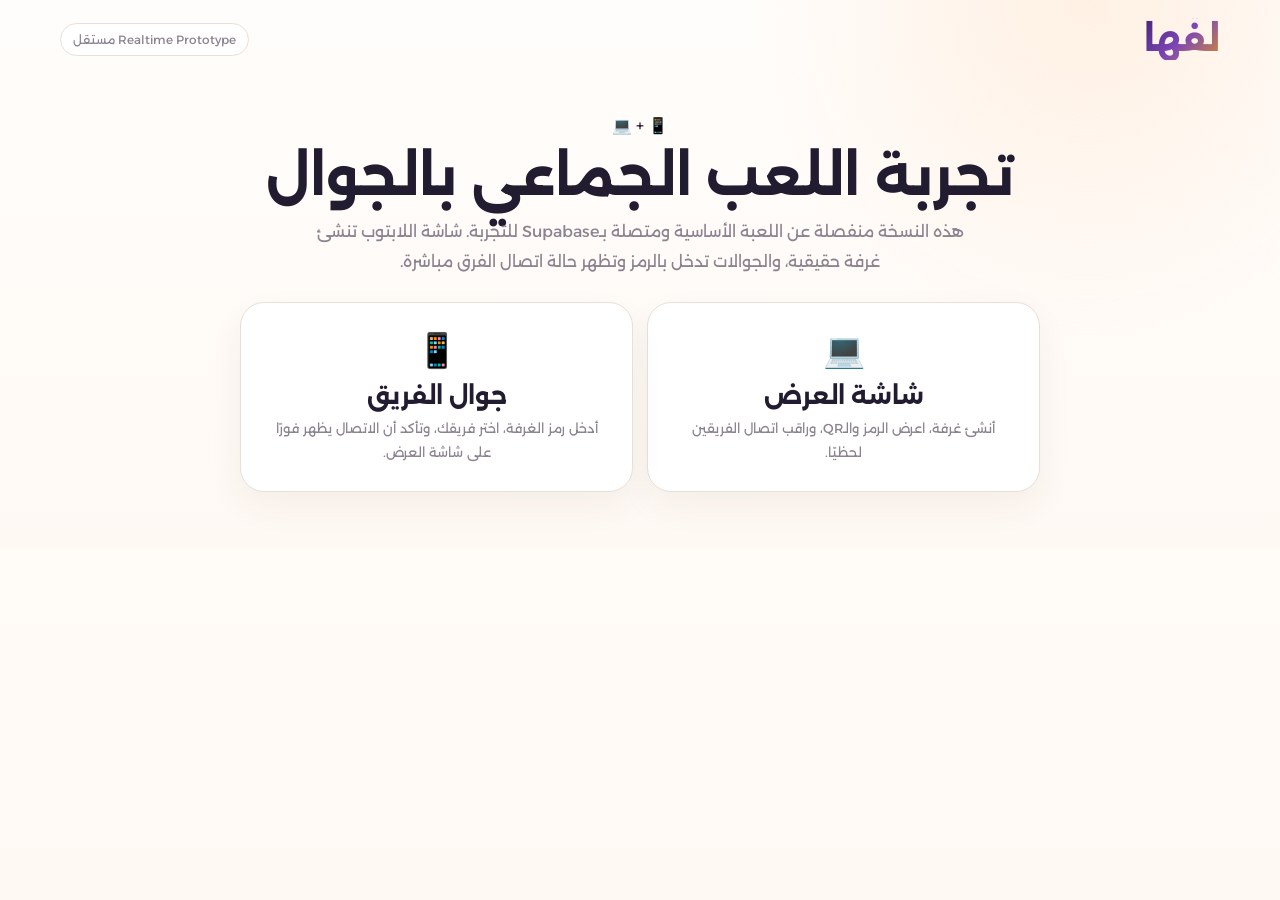
<file: multi-prototype/index.html>
<!doctype html><html lang="ar" dir="rtl"><head><meta charset="utf-8"><meta name="viewport" content="width=device-width,initial-scale=1"><title>لفّها | تجربة اللعب الجماعي</title><link rel="stylesheet" href="styles.css"></head><body><div class="shell"><div class="top"><div class="brand">لفّها</div><div class="tag">Realtime Prototype مستقل</div></div><section class="hero"><div>📱 + 💻</div><h1>تجربة اللعب الجماعي بالجوال</h1><p>هذه النسخة منفصلة عن اللعبة الأساسية ومتصلة بـSupabase للتجربة. شاشة اللابتوب تنشئ غرفة حقيقية، والجوالات تدخل بالرمز وتظهر حالة اتصال الفرق مباشرة.</p><div class="choice-grid"><a class="mode" href="host.html"><div class="ico">💻</div><h2>شاشة العرض</h2><p>أنشئ غرفة، اعرض الرمز والـQR، وراقب اتصال الفريقين لحظيًا.</p></a><a class="mode" href="join.html"><div class="ico">📱</div><h2>جوال الفريق</h2><p>أدخل رمز الغرفة، اختر فريقك، وتأكد أن الاتصال يظهر فورًا على شاشة العرض.</p></a></div></section></div></body></html>
</file>
<file: multi-prototype/styles.css>
@import url('https://fonts.googleapis.com/css2?family=Alexandria:wght@400;500;600;700;800&display=swap');
:root{--bg:#fff9f4;--card:#fff;--ink:#211c2f;--muted:#8b8390;--purple:#5a348f;--purple2:#7848be;--gold:#d9aa37;--line:#eadfd9;--blue:#5d79d8;--pink:#dc73a7;--green:#2f9b67;--red:#e3484f;--soft:#f6f0fb}
*{box-sizing:border-box}html,body{margin:0;min-height:100%;font-family:'Alexandria',sans-serif;background:radial-gradient(circle at 85% 0,#fff0e3,transparent 28%),linear-gradient(180deg,#fffdfb,var(--bg));color:var(--ink)}body{padding:18px}.shell{max-width:1160px;margin:auto}.top{display:flex;align-items:center;justify-content:space-between;gap:12px;margin-bottom:18px}.brand{font-size:34px;font-weight:800;background:linear-gradient(135deg,#442476,#7d46b6,#d08b35);-webkit-background-clip:text;background-clip:text;color:transparent}.tag{font-size:12px;border:1px solid var(--line);border-radius:999px;padding:8px 12px;background:#fff;color:var(--muted)}.hero{text-align:center;padding:38px 18px}.hero h1{font-size:clamp(30px,5vw,54px);margin:8px 0}.hero p{color:var(--muted);margin:0 auto 24px;max-width:650px;line-height:1.9}.choice-grid{display:grid;grid-template-columns:repeat(2,minmax(0,1fr));gap:14px;max-width:800px;margin:0 auto}.mode{display:block;text-decoration:none;color:inherit;background:#fff;border:1px solid var(--line);border-radius:24px;padding:26px;box-shadow:0 14px 34px rgba(73,47,29,.06);transition:.2s}.mode:hover{transform:translateY(-2px);border-color:#cbb8e7}.mode .ico{font-size:34px}.mode h2{margin:10px 0 6px}.mode p{font-size:13px;margin:0;color:var(--muted)}.card{background:#fff;border:1px solid var(--line);border-radius:26px;box-shadow:0 18px 45px rgba(73,47,29,.07)}.host-grid{display:grid;grid-template-columns:360px 1fr;gap:16px}.room-card{padding:22px;text-align:center}.room-code{font-size:46px;font-weight:800;letter-spacing:6px;color:var(--purple);padding:15px;border:1px dashed #cbb8e7;border-radius:18px;background:#fbf8ff}.qr{width:190px;height:190px;margin:18px auto;border-radius:20px;border:8px solid #fff;box-shadow:0 0 0 1px var(--line);background:repeating-conic-gradient(#211c2f 0 25%,#fff 0 50%) 50%/18px 18px;position:relative}.qr:after{content:'DEMO';position:absolute;inset:58px;background:#fff;display:grid;place-items:center;font-size:13px;font-weight:800;color:var(--purple);border-radius:10px}.status-card{padding:22px}.status-card h2{margin:0 0 16px}.team-row{display:flex;align-items:center;justify-content:space-between;border:1px solid var(--line);border-radius:18px;padding:15px;margin-bottom:10px}.team-meta{display:flex;gap:10px;align-items:center}.dot{width:13px;height:13px;border-radius:50%}.ready{font-size:12px;color:var(--green);background:#edf9f2;padding:6px 10px;border-radius:999px}.waiting{font-size:12px;color:var(--muted);background:#f7f4f2;padding:6px 10px;border-radius:999px}.btn{border:0;border-radius:16px;padding:14px 20px;font:inherit;font-weight:800;cursor:pointer}.primary{background:linear-gradient(135deg,var(--purple2),var(--purple));color:#fff}.secondary{background:#f6f1fb;color:var(--purple)}.full{width:100%}.phone-shell{max-width:430px;margin:0 auto;background:#fff;border:1px solid var(--line);border-radius:32px;box-shadow:0 18px 48px rgba(61,38,26,.1);overflow:hidden;min-height:780px}.phone-head{background:linear-gradient(135deg,#4f287e,#7444b4);color:#fff;padding:22px 18px 36px;border-radius:0 0 46% 46%/0 0 14% 14%}.phone-head .team-title{font-weight:800}.phone-head .score{text-align:center;margin-top:12px;font-size:30px;font-weight:800}.phone-head .score small{display:block;font-size:10px;font-weight:500;opacity:.8}.phone-body{padding:18px}.screen{display:none}.screen.active{display:block}.field{margin:14px 0}.label{font-size:12px;color:var(--muted);margin-bottom:7px}.input{width:100%;height:54px;border:1px solid #ddd2cb;border-radius:15px;padding:0 14px;font:inherit;outline:none}.input:focus{border-color:#bea8e4;box-shadow:0 0 0 4px #f3effb}.team-choice{border:1px solid var(--line);border-radius:17px;padding:14px;margin:9px 0;display:flex;justify-content:space-between;align-items:center;cursor:pointer}.team-choice.selected{border-color:#b59bdf;background:#faf7ff}.wait-box{text-align:center;padding:65px 10px}.hourglass{font-size:64px}.wait-box h2{margin:14px 0 8px}.wait-box p{color:var(--muted);line-height:1.7}.notice{padding:13px;border-radius:14px;background:#f7f3fb;color:#6b5681;font-size:12px;text-align:center;margin-top:12px}.hidden{display:none!important}.btn:disabled{opacity:.45;cursor:not-allowed}.real-qr{background:#fff;display:grid;place-items:center;padding:4px;color:var(--muted);font-size:12px}.real-qr:after{display:none}.real-qr canvas,.real-qr img{display:block;max-width:100%;height:auto}.connection-note{margin-top:12px;padding:11px 12px;border-radius:14px;background:#f7f4f2;color:var(--muted);font-size:11px;line-height:1.7}.connection-note.success{background:#edf9f2;color:#277d55}.connection-note.error{background:#fff0f0;color:#b33b42}.join-url{margin-top:10px;padding:9px;border:1px dashed var(--line);border-radius:12px;font-size:9px;color:var(--muted);direction:ltr;overflow-wrap:anywhere}.room-card .secondary{margin-top:9px}.status-heading{display:flex;align-items:flex-start;justify-content:space-between;gap:12px;margin-bottom:14px}.status-heading h2{margin:0 0 5px}.live-pill{font-size:11px;color:#8b8390;background:#f6f3f1;border-radius:999px;padding:7px 10px;white-space:nowrap}.live-pill.online{color:var(--green);background:#edf9f2}.live-pill.offline{color:var(--red);background:#fff0f0}.test-box{margin-top:16px;border:1px dashed #d9c9ef;border-radius:17px;background:#fbf8ff;padding:14px;display:grid;gap:6px}.test-box strong{font-size:13px;color:var(--purple)}.test-box span{font-size:11px;color:var(--muted);line-height:1.7}.room-input{text-align:center;direction:ltr;text-transform:uppercase;letter-spacing:8px;font-size:22px;font-weight:800;color:var(--purple)}.connected-wait{padding-bottom:28px}.connected-icon{width:78px;height:78px;margin:0 auto;border-radius:50%;display:grid;place-items:center;background:#edf9f2;color:var(--green);font-size:42px;font-weight:800}.waiting-live{display:inline-flex;align-items:center;gap:7px;margin-top:8px;padding:8px 12px;border-radius:999px;background:#edf9f2;color:var(--green);font-size:11px}.pulse-dot{width:8px;height:8px;border-radius:50%;background:currentColor;box-shadow:0 0 0 0 rgba(47,155,103,.4);animation:pulse 1.6s infinite}@keyframes pulse{70%{box-shadow:0 0 0 8px rgba(47,155,103,0)}100%{box-shadow:0 0 0 0 rgba(47,155,103,0)}}
@media(max-width:760px){body{padding:10px}.choice-grid,.host-grid{grid-template-columns:1fr}.top{margin-bottom:8px}.brand{font-size:28px}.host-grid{max-width:520px;margin:auto}.phone-shell{min-height:calc(100vh - 78px);border-radius:24px}.status-heading{align-items:center}}
</file>
